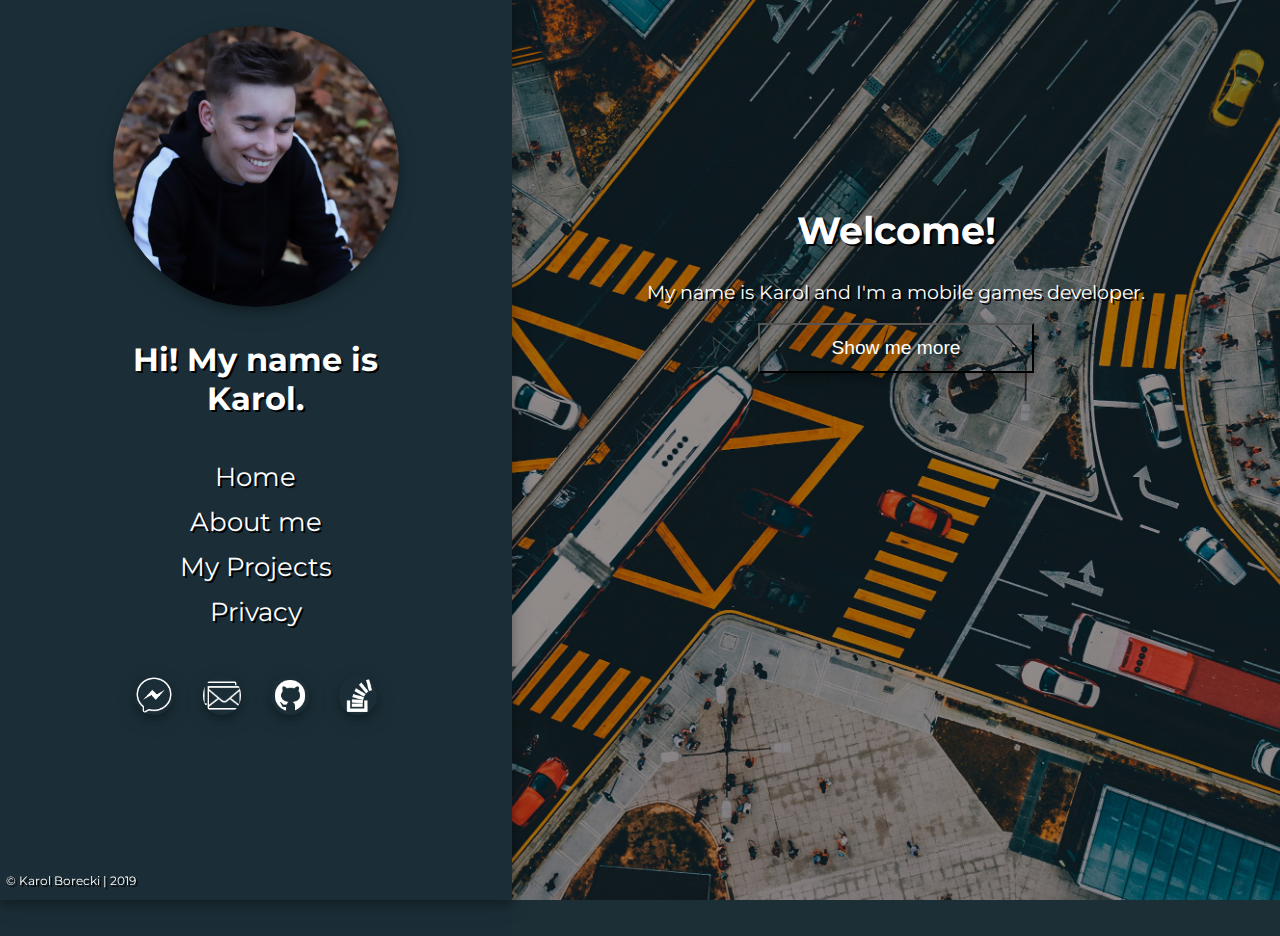
<file: index.html>
<!DOCTYPE html>
<html>
<head lang="en">
	<meta charset="utf-8">
	<meta name="viewport" content="width=device-width, initial-scale=1.0">
	<title>Karol Borecki</title>  

	<link rel="stylesheet" type="text/css" href="style.css">
    <link href="https://fonts.googleapis.com/css?family=Montserrat:300" rel="stylesheet">
    <link rel="icon" href="logo.png">
    <script src="https://ajax.googleapis.com/ajax/libs/jquery/3.3.1/jquery.min.js"></script>

</head>
<body>
        <div class="bck"></div>

    <div class="left side" id="nav">
        <div class="info">
            <img src="IMG_3468.jpeg">
            <h1>Hi! My name is Karol.</h1>
            
            <ul class="nav">
              <li><a href="#home" onclick="changeContent('home')">Home</a></li>
              <li><a href="#aboutme" onclick="changeContent('aboutme')">About me</a></li>
              <li><a href="#projects" onclick="changeContent('projects')">My Projects</a></li>
              <li><a href="#privacy" onclick="changeContent('privacy')">Privacy</a></li>
            </ul>
            
            <div class="socialmedia">
                <a href="https://www.messenger.com/t/Karol.Borecki.op" target="_blank"><img src="img/socialmedia/facebook.png"></a>
                
                <a href="mailto:karol.boreck@gmail.com"><img src="img/socialmedia/mail.png"></a>
                
                <a href="https://github.com/KarolBorecki" target="_blank"><img src="img/socialmedia/github.png"></a>
                
                <a href="https://stackoverflow.com/users/7600544/karol-borecki" target="_blank"><img src="img/socialmedia/stackoverflow.png"></a>
            </div>
        </div>
    </div>
    
    <div class="right side">
        <div class="content" id="home">
            <div style="margin-top: 30%;">
                <h1>Welcome!</h1>
                <p>My name is Karol and I'm a mobile games developer.</p>
                <button class="btn" onclick="changeContent('aboutme')">Show me more</button>
            </div>
        </div>

        <div class="content" id="aboutme" style="display: none;">
            <h1>About me</h1>
            <p>My name is Karol Borecki and I'm from Warsaw, Poland. I'm 17 years old and I'm a high school student. </p><p>I love programming since the beginning and I would love to keep develope myself by making new projects and meeting new persons whom I could learn something. Mostly i write mobile games or apps but I can much more! </p><p>Check out my Github and get know what i can!</p>
        </div>
        
        <div class="content" id="projects" style="display: none;">
            <h1>My Projects</h1>
            <a onclick="changeContent('arenaclicker')" target="_blank">
                <div class="projectwindow">
                    <img src="projectsicons/ArenaClicker.png">
                </div>
            </a>
        
            <a onclick="changeContent('decode')" target="_blank">
                <div class="projectwindow">
                    <img src="projectsicons/Decode.png">
                </div>
            </a>

            <a onclick="changeContent('pong')" target="_blank">
                <div class="projectwindow">
                    <img src="projectsicons/Pong.png">
                </div>
            </a>

            <a onclick="changeContent('pongclimb')" target="_blank">
                <div class="projectwindow">
                    <img src="projectsicons/PongClimb.png">
                </div>
            </a>
            
            <a onclick="changeContent('simplyar')" target="_blank">
                <div class="projectwindow">
                    <img src="projectsicons/SimplyAR.png">
                </div>
            </a>
            <a onclick="changeContent('colorrunner')" target="_blank">
                <div class="projectwindow">
                    <img src="projectsicons/Colorrunner.png">
                </div>
            </a>
        </div>
        <div class="projectdetails content" id="decode" style="display: none;">
            <h1>Decode!</h1>
            <h4>Decode is a simply arcade game in which you need to set blocks of the same color in the row. Projects has been written in Python2 and Kivy 10.x.</h4>
            <img src="projectsscreenshots/IMG_0809.PNG">
            <img src="projectsscreenshots/IMG_0810.PNG">
            <img src="projectsscreenshots/IMG_0811.PNG">
            <img src="projectsscreenshots/IMG_0812.PNG">
            
            <button class="btn" onclick="window.open('https://itunes.apple.com/us/app/decode/id1435812798?ls=1&mt=8');">App Store</button><br>
            
            <a onclick="changeContent('projects')">BACK</a>
        </div>
        
        <div class="projectdetails content" id="arenaclicker" style="display: none;">
            <h1>ArenaClicker</h1>
            <h4>Arena clicker is a clicker-type game in which you need to beat your opponents.Projects has been written in Python3 and Kivy 10.x.</h4>
            <img src="projectsscreenshots/Simulator%20Screen%20Shot%20-%20iPhone%208%20Plus%20-%202019-01-03%20at%2022.15.00.png">
            <img src="projectsscreenshots/Simulator%20Screen%20Shot%20-%20iPhone%208%20Plus%20-%202019-01-03%20at%2022.15.14.png">
            <img src="projectsscreenshots/Simulator%20Screen%20Shot%20-%20iPhone%208%20Plus%20-%202019-01-03%20at%2022.15.42.png">
            <img src="projectsscreenshots/Simulator%20Screen%20Shot%20-%20iPhone%208%20Plus%20-%202019-01-03%20at%2022.16.09.png">
            
            <button class="btn" onclick="window.open('https://itunes.apple.com/us/app/arenaclicker/id1448413451?ls=1&mt=8');">App Store</button><br>
            
            <a onclick="changeContent('projects')">BACK</a>
        </div>
        
         <div class="projectdetails content" id="pong" style="display: none;">
            <h1>PingPong for two</h1>
            <h4>PingPong for two is a classic Pong game from 1972. Projects has been written in Swift 4.x.</h4>
            <img src="projectsscreenshots/Pong%20-%202019-01-02%20at%2023.42.36.png">
            <img src="projectsscreenshots/Pong%20-%202019-01-02%20at%2023.42.40.png">
            <img src="projectsscreenshots/Pong%20-%202019-01-02%20at%2023.42.46.png">
            <img src="projectsscreenshots/Pong%202019-01-02%20at%2023.42.57.png">
            
            <button class="btn" onclick="window.open('https://github.com/KarolBorecki/Pong');">Github</button><br>
            
            <a onclick="changeContent('projects')">BACK</a>
        </div>
        
        
        <div class="projectdetails content" id="pongclimb" style="display: none;">
            <h1>PongClimb</h1>
            <h4>PongClimb is a arcade game in which you need to avoid blocks by shooting into them. Projects has been written in Unity and C#.</h4>
            <img src="projectsscreenshots/1.png">
            <img src="projectsscreenshots/2.png">
            <img src="projectsscreenshots/4.png">
            <img src="projectsscreenshots/9.png">
            
            <button class="btn" onclick="window.open('https://play.google.com/store/apps/details?id=com.karolborecki.PongClimb');">Google Play</button>
            <button class="btn projectbtn" onclick="window.open('https://itunes.apple.com/us/app/pongclimb/id1448132502?ls=1&mt=8');">App Store</button><br>
            
            <a onclick="changeContent('projects')">BACK</a>
        </div>
        
        <div class="projectdetails content" id="simplyar" style="display: none;">
            <h1>SimplyAr</h1>
            <h4>SimplyAIR is a project which I made only for educational purpose. It's an app that use augmented reality. It has been made in Unity using Vuforia.</h4>
            <img src="projectsscreenshots/AR%203245.PNG">
            <img src="projectsscreenshots/AR%203246.PNG">
            <img src="projectsscreenshots/AR%203247.PNG">
            <img src="projectsscreenshots/AR%203248.PNG">
            
            
            <a onclick="changeContent('projects')">BACK</a>
        </div>
        
        <div class="projectdetails content" id="colorrunner" style="display: none;">
            <h1>Color Runner</h1>
            <h4>Color Runner is a simply arcade game. The game is not released yet but you can download it from github and try it yourself. It has been made in Unity.</h4>
            <img src="projectsscreenshots/Colorrunner-3.PNG">
            <img src="projectsscreenshots/Colorrunner-4.PNG">
            <img src="projectsscreenshots/Colorrunner-5.PNG">
            <img src="projectsscreenshots/Colorrunner-6.PNG">
            
            <button class="btn" onclick="window.open('https://github.com/KarolBorecki/ColorRunner');">Github</button> <br>
            
            <a onclick="changeContent('projects')">BACK</a>
        </div>
        
        <div class="content" id="privacy" style="display: none;">
            <h1>Privacy</h1>
            <div style="margin-top: 10%;">
                <a href="privacy_policy.html"><button class="btn">Link to my Privacy Policy</button></a><br>
                <a href="support.html"><button class="btn">Support</button></a>
            </div>
        </div>
    </div>
    
    
    
    <a href="#nav" class="back">BACK</a>
    
    <footer class="footer">
		<p>&copy; Karol Borecki | 2019</p>
	</footer>
    <script type="text/javascript">
        var last = document.getElementById("home");
        function changeContent(id) {
          var x = document.getElementById(id);
          if (x.style.display === "none") {
            last.style.display = "none";
            last = x;
            x.style.display = "block";
          }
        }
    </script>
    <script src="https://ajax.googleapis.com/ajax/libs/jquery/3.3.1/jquery.min.js"></script>

    <script>
        
$(document).ready(function(){
  // Add smooth scrolling to all links
  $("a").on('click', function(event) {

    // Make sure this.hash has a value before overriding default behavior
    if (this.hash !== "") {
      // Prevent default anchor click behavior
      event.preventDefault();

      // Store hash
      var hash = this.hash;

      // Using jQuery's animate() method to add smooth page scroll
      // The optional number (800) specifies the number of milliseconds it takes to scroll to the specified area
      $('html, body').animate({
        scrollTop: $(hash).offset().top
      }, 800, function(){

        // Add hash (#) to URL when done scrolling (default click behavior)
      });
    } // End if
  });
});
    </script>
</body>
</html>
</file>
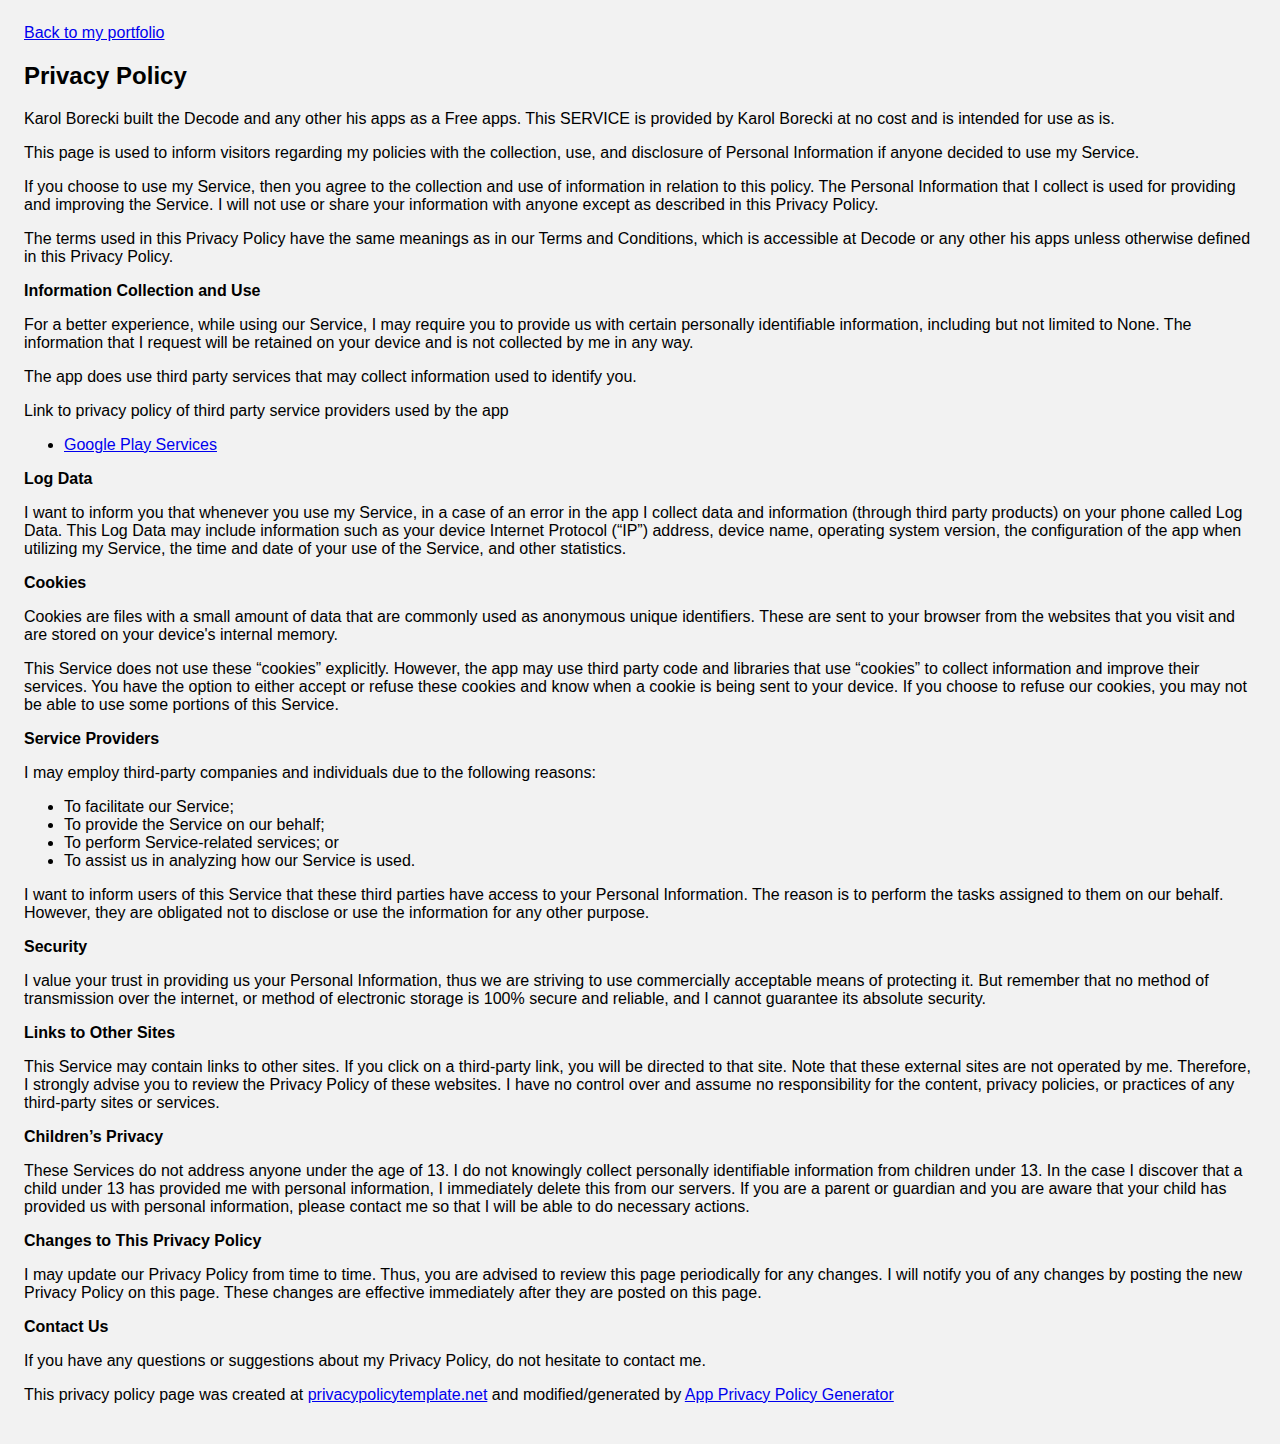
<file: privacy_policy.html>
<!DOCTYPE html>
    <html>
    <head>
      <meta charset='utf-8'>
      <meta name='viewport' content='width=device-width'>
      <title>Privacy Policy</title>
    <link rel="icon" href="logo.png">
        <style> 
        body { 
        font-family: 'Helvetica Neue', Helvetica, Arial, sans-serif; padding:1em; 
            background-color: #f2f2f2; 
        } 
      </style>
    </head>
    <body>
    <a href="index.html">Back to my portfolio</a>
        <br/>
    <h2>Privacy Policy</h2> <p> Karol Borecki built the Decode and any other his apps as a Free apps. This SERVICE is provided by
                    Karol Borecki at no cost and is intended for use as is.
                  </p> <p>This page is used to inform visitors regarding my policies with the collection, use, and disclosure
                    of Personal Information if anyone decided to use my Service.
                  </p> <p>If you choose to use my Service, then you agree to the collection and use of information in
                    relation to this policy. The Personal Information that I collect is used for providing and improving
                    the Service. I will not use or share your information with anyone except as described
                    in this Privacy Policy.
                  </p> <p>The terms used in this Privacy Policy have the same meanings as in our Terms and Conditions, which is
                    accessible at Decode or any other his apps unless otherwise defined in this Privacy Policy.
                  </p> <p><strong>Information Collection and Use</strong></p> <p>For a better experience, while using our Service, I may require you to provide us with certain
                    personally identifiable information, including but not limited to None. The information that I request will be retained on your device and is not collected by me in any way.
                  </p> <p>The app does use third party services that may collect information used to identify you.</p> <div><p>Link to privacy policy of third party service providers used by the app</p> <ul><li><a href="https://www.google.com/policies/privacy/" target="_blank">Google Play Services</a></li><!----><!----><!----><!----><!----><!----><!----></ul></div> <p><strong>Log Data</strong></p> <p> I want to inform you that whenever you use my Service, in a case of
                    an error in the app I collect data and information (through third party products) on your phone
                    called Log Data. This Log Data may include information such as your device Internet Protocol (“IP”) address,
                    device name, operating system version, the configuration of the app when utilizing my Service,
                    the time and date of your use of the Service, and other statistics.
                  </p> <p><strong>Cookies</strong></p> <p>Cookies are files with a small amount of data that are commonly used as anonymous unique identifiers.
                    These are sent to your browser from the websites that you visit and are stored on your device's internal
                    memory.
                  </p> <p>This Service does not use these “cookies” explicitly. However, the app may use third party code and
                    libraries that use “cookies” to collect information and improve their services. You have the option to
                    either accept or refuse these cookies and know when a cookie is being sent to your device. If you choose
                    to refuse our cookies, you may not be able to use some portions of this Service.
                  </p> <p><strong>Service Providers</strong></p> <p> I may employ third-party companies and individuals due to the following reasons:</p> <ul><li>To facilitate our Service;</li> <li>To provide the Service on our behalf;</li> <li>To perform Service-related services; or</li> <li>To assist us in analyzing how our Service is used.</li></ul> <p> I want to inform users of this Service that these third parties have access to
                    your Personal Information. The reason is to perform the tasks assigned to them on our behalf. However,
                    they are obligated not to disclose or use the information for any other purpose.
                  </p> <p><strong>Security</strong></p> <p> I value your trust in providing us your Personal Information, thus we are striving
                    to use commercially acceptable means of protecting it. But remember that no method of transmission over
                    the internet, or method of electronic storage is 100% secure and reliable, and I cannot guarantee
                    its absolute security.
                  </p> <p><strong>Links to Other Sites</strong></p> <p>This Service may contain links to other sites. If you click on a third-party link, you will be directed
                    to that site. Note that these external sites are not operated by me. Therefore, I strongly
                    advise you to review the Privacy Policy of these websites. I have no control over
                    and assume no responsibility for the content, privacy policies, or practices of any third-party sites
                    or services.
                  </p> <p><strong>Children’s Privacy</strong></p> <p>These Services do not address anyone under the age of 13. I do not knowingly collect
                    personally identifiable information from children under 13. In the case I discover that a child
                    under 13 has provided me with personal information, I immediately delete this from
                    our servers. If you are a parent or guardian and you are aware that your child has provided us with personal
                    information, please contact me so that I will be able to do necessary actions.
                  </p> <p><strong>Changes to This Privacy Policy</strong></p> <p> I may update our Privacy Policy from time to time. Thus, you are advised to review
                    this page periodically for any changes. I will notify you of any changes by posting
                    the new Privacy Policy on this page. These changes are effective immediately after they are posted on
                    this page.
                  </p> <p><strong>Contact Us</strong></p> <p>If you have any questions or suggestions about my Privacy Policy, do not hesitate to contact
                    me.
                  </p> <p>This privacy policy page was created at <a href="https://privacypolicytemplate.net" target="_blank">privacypolicytemplate.net</a>
                    and modified/generated by <a href="https://app-privacy-policy-generator.firebaseapp.com/" target="_blank">App
                      Privacy Policy Generator</a></p>
    </body>
    </html>
</file>
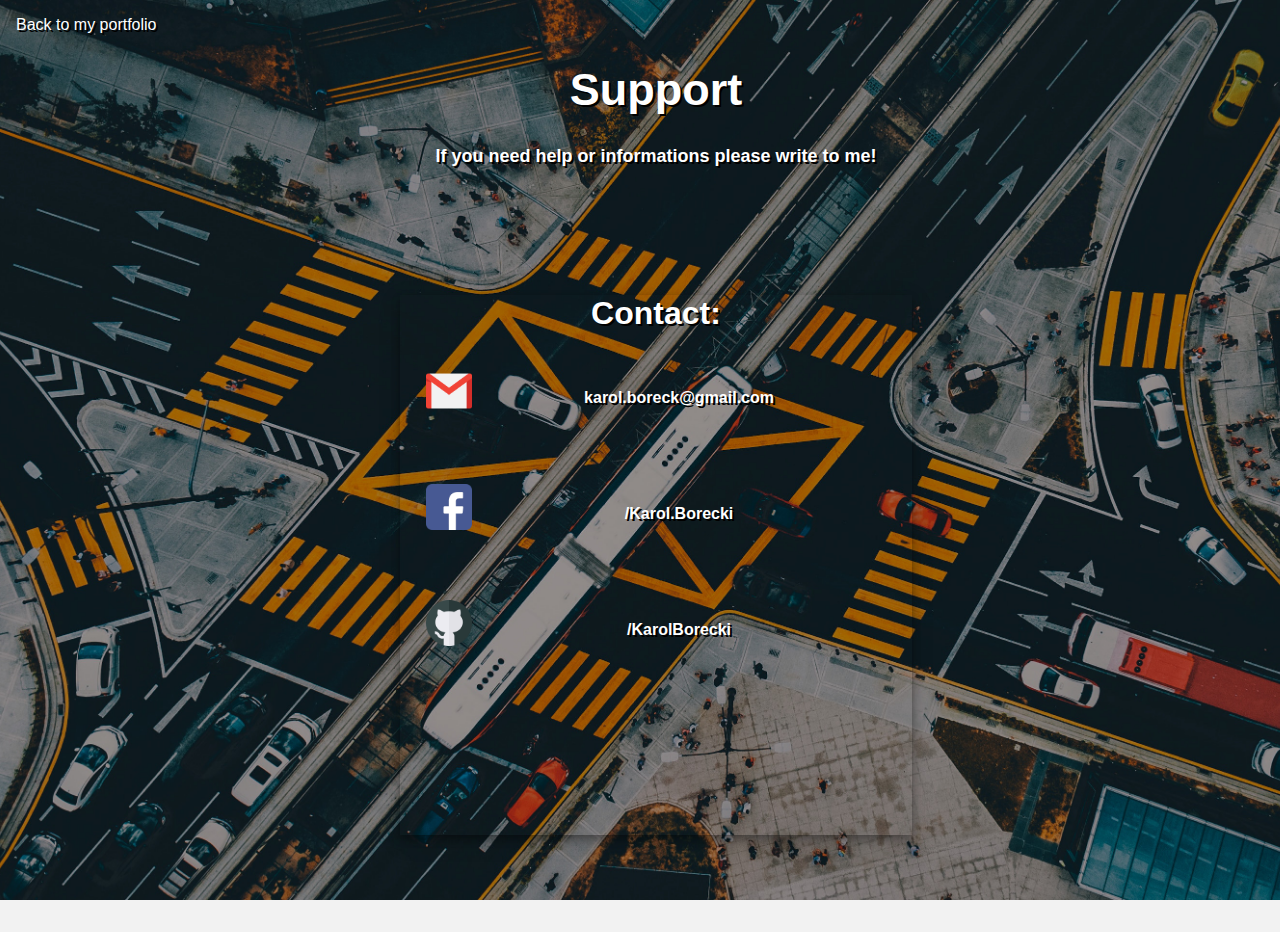
<file: support.html>
<!DOCTYPE html>
    <html>
    <head>
      <meta charset='utf-8'>
      <meta name='viewport' content='width=device-width'>
      <title>Privacy Policy</title>
      <link rel="stylesheet" type="text/css" href="style.css">
      <link rel="icon" href="logo.png">
      <style> 
        body { 
        font-family: 'Helvetica Neue', Helvetica, Arial, sans-serif; padding:1em; 
            background-color: #f2f2f2; 
        } 
          h1{
              text-align: center;
          }
          h4{
              text-align: center;
          }
      </style>
    </head>
    <body>
    <a href="index.html">Back to my portfolio</a>
        <h1 style="font-size: 5vh;">Support</h1>
        <h4 style="font-size: 2vh;">If you need help or informations please write to me!</h4>
        <div id="contact" class="contact">
            <h1>Contact:</h1>
            <div class="contactline">
                <img src="gmail.png">
                <h4>karol.boreck@gmail.com</h4>
            </div>
            <div class="contactline">
                <img src="facebook.png">
                <h4>/Karol.Borecki</h4>
            </div>
            <div class="contactline">
                <img src="github.png">
                <h4>/KarolBorecki</h4>
            </div>
	   </div>
    </body>
    </html>
</file>
<file: style.css>
body, html{
    height: 100vh;
	width: 100vw;
    margin: 0px;
    padding: 0px;
    
    vertical-align: baseline;
    overflow: hidden;
    
    background: #1c2e36 url("img/aerial-shot-aerial-view-bird-s-eye-view-1044329.jpg") no-repeat center center fixed;
    background-size: cover;
    
    font-family: 'Montserrat', sans-serif;
    color: white;
    text-shadow: 2px 2px black;
}
.bck{
    overflow: hidden;
    left: -10%;
    width: 50%;
    height: 150%;
    top: -25%;
    
    background-color: #1b2e37;
    
    position: -webkit-sticky; /* Safari */
    position: fixed;
}
a{
    color: white;
    text-decoration: none;
}
.side{
    height: 100%;
}

.left{
    overflow: hidden;
    float: left;
    width: 40%;
    max-height: 100%;
    
    background-color: #1b2e37;
    
    position: -webkit-sticky; /* Safari */
    position: fixed;
    box-shadow: 0 4px 8px 0 rgba(0, 0, 0, 0.2), 0 6px 20px 0 rgba(0, 0, 0, 0.19);
}

.right{
    float: right;
    width: 60%;
    height: 90vh;
}

.info{
    max-height: 100%;
    width: 70%;
    margin-left: 15%;
    margin-top: 5%;
    
    align-items: center;
    
    text-align: center;
}

    .info img{
        width: 80%;
        border-radius: 50%;
        box-shadow: 0 4px 8px 0 rgba(0, 0, 0, 0.2), 0 6px 20px 0 rgba(0, 0, 0, 0.19);
    }

    .info h1{
        font-size: 3.5vw * 3.5vh;
        padding: 2%;
        border-bottom: 0px solid white;
    }

.nav{
    list-style: none;
    margin: 10%;
    text-align: center;
    padding: 0px;
}
    .nav li{
        margin: 5%;
    }

    .nav li a{
        text-decoration: none;
        
        color: white;
        font-size: 160%;
    }
        .nav li a:hover{
            cursor: pointer;
            text-shadow: 2px 2px rgba(255, 255, 255, 0.3);
        }

.socialmedia{
    width: 100%;
}

    .socialmedia img{   
        margin: 1vw;
        width: 3vw;
    }
        .socialmedia img:hover{
            box-shadow: 0 6px 10px 0 rgba(255, 255, 255, 0.5), 0 6px 20px 0 rgba(255, 255, 255, 0.25);
        }

.content{    
    height: 90%;
    margin: 5%;
    
    text-align: center;
}

    .content h1{
        font-size: 3vw;
        margin-top: 20%; 
    }

    .content p{
        font-size: 1.5vw;
    }

.projectwindow{
    width: 30%;
    float: left;
    margin: 1%;
    
}

    .projectwindow img{
        box-shadow: 0 4px 8px 0 rgba(0, 0, 0, 0.2), 0 6px 20px 0 rgba(0, 0, 0, 0.19);
        width: 90%;
        margin: 0px;
        padding: 0px;
        border-radius: 10%;
    }

    .projectwindow h4{
        font-size: 20px;
        margin: 0px;
        padding: 0px;
        position: absolute;
        right: 0;

    }

        .projectwindow:hover{
            cursor: pointer;
        }
        .projectwindow img:hover{
            box-shadow: 0 4px 8px 0 rgba(100, 100, 100, 0.5), 0 6px 20px 0 rgba(100, 100, 100, 0.4);
        }

.projectdetails img{
    float: left;
    width: 20%;
    margin: 2.5%;
    box-shadow: 0 4px 8px 0 rgba(100, 100, 100, 0.5), 0 6px 20px 0 rgba(100, 100, 100, 0.4);
}

    .projectdetails a:hover{
        cursor: pointer;
        text-shadow: 1px 1px white;
    }
    .projectdetails button{
        margin: 5%;
    }
    .description{
        float: left;
    }

.btn {
    height: 50px;
    width: 40%;
    background-color: transparent;
    font-size: 1.5vw;
        box-shadow: 0 4px 8px 0 rgba(0, 0, 0, 0.2), 0 6px 20px 0 rgba(0, 0, 0, 0.19);
    margin-bottom: 20px;
    color: white;
}
.btn:hover{
    cursor: pointer;
    box-shadow: 0 6px 10px 0 rgba(255, 255, 255, 0.5), 0 6px 20px 0 rgba(255, 255, 255, 0.25);
    text-shadow: 1px 1px black;
}

.projectbtn{
    float: left;
}
.back{
    text-align: center;
    margin-left: 40%;
    top: 0;
    padding: 1%;
    font-size: 2vw;
    width: 20%;
    display: none;
    position: absolute;
    margin-bottom: 10%;
    border: 1px 1px white;
}

.back:hover{
    text-shadow: none;
}
.footer {
    position: fixed;
    bottom: 0;
    left: 0;
    margin-left: 0.5%;
    text-align: center;
    font-size: 0.9vw;
}

.contact{
    margin-top: 10%;
    height: 60%;
    width: 40%;
    margin-left: 30%;
    Box-shadow: 0 4px 8px 0 rgba(0, 0, 0, 0.3), 0 6px 20px 0 rgba(0, 0, 0, 0.19);
}
    .contact h1{
        margin-bottom: 2%;
    }
.contactline{
    width: 90%;
    margin: 5%;
    display: inline-block;
}
    .contactline img{
        float: left;
        width: 10%;
    }

    .contactline h4{
        width: 90%;
        float: right;
    }

@media only screen and (max-width : 800px) {
    body, html{
        overflow: scroll;
    }
    .bck{
        width: 0%;
        height: 100%;
        left: 50%;
        top: 0;
    }
    .side{
        width: 100%;
        overflow: scroll;
        float: none;
    }
    .left{
        position: static;
    }
    .info{
        margin-top: 1%;
    }
    .info img{
        width: 40%;
    }
    .socialmedia img{   
        width: 5vw;
    }
    .footer{
        font-size: 2vw;
    }
    
    .content{
        top: 30%;
    }
    .content h1{
        font-size: 7vw;
        margin-top: 20%; 
    }

    .content p{
        font-size: 4vw;
    }
    .btn{
        font-size: 3vw;
    }
    .back{
        display: block;
        position: static;
        border: 1px solid white;
    }
    
    .contact{
        width: 80%;
        margin-left: 10%;
    }
    
}
</file>
